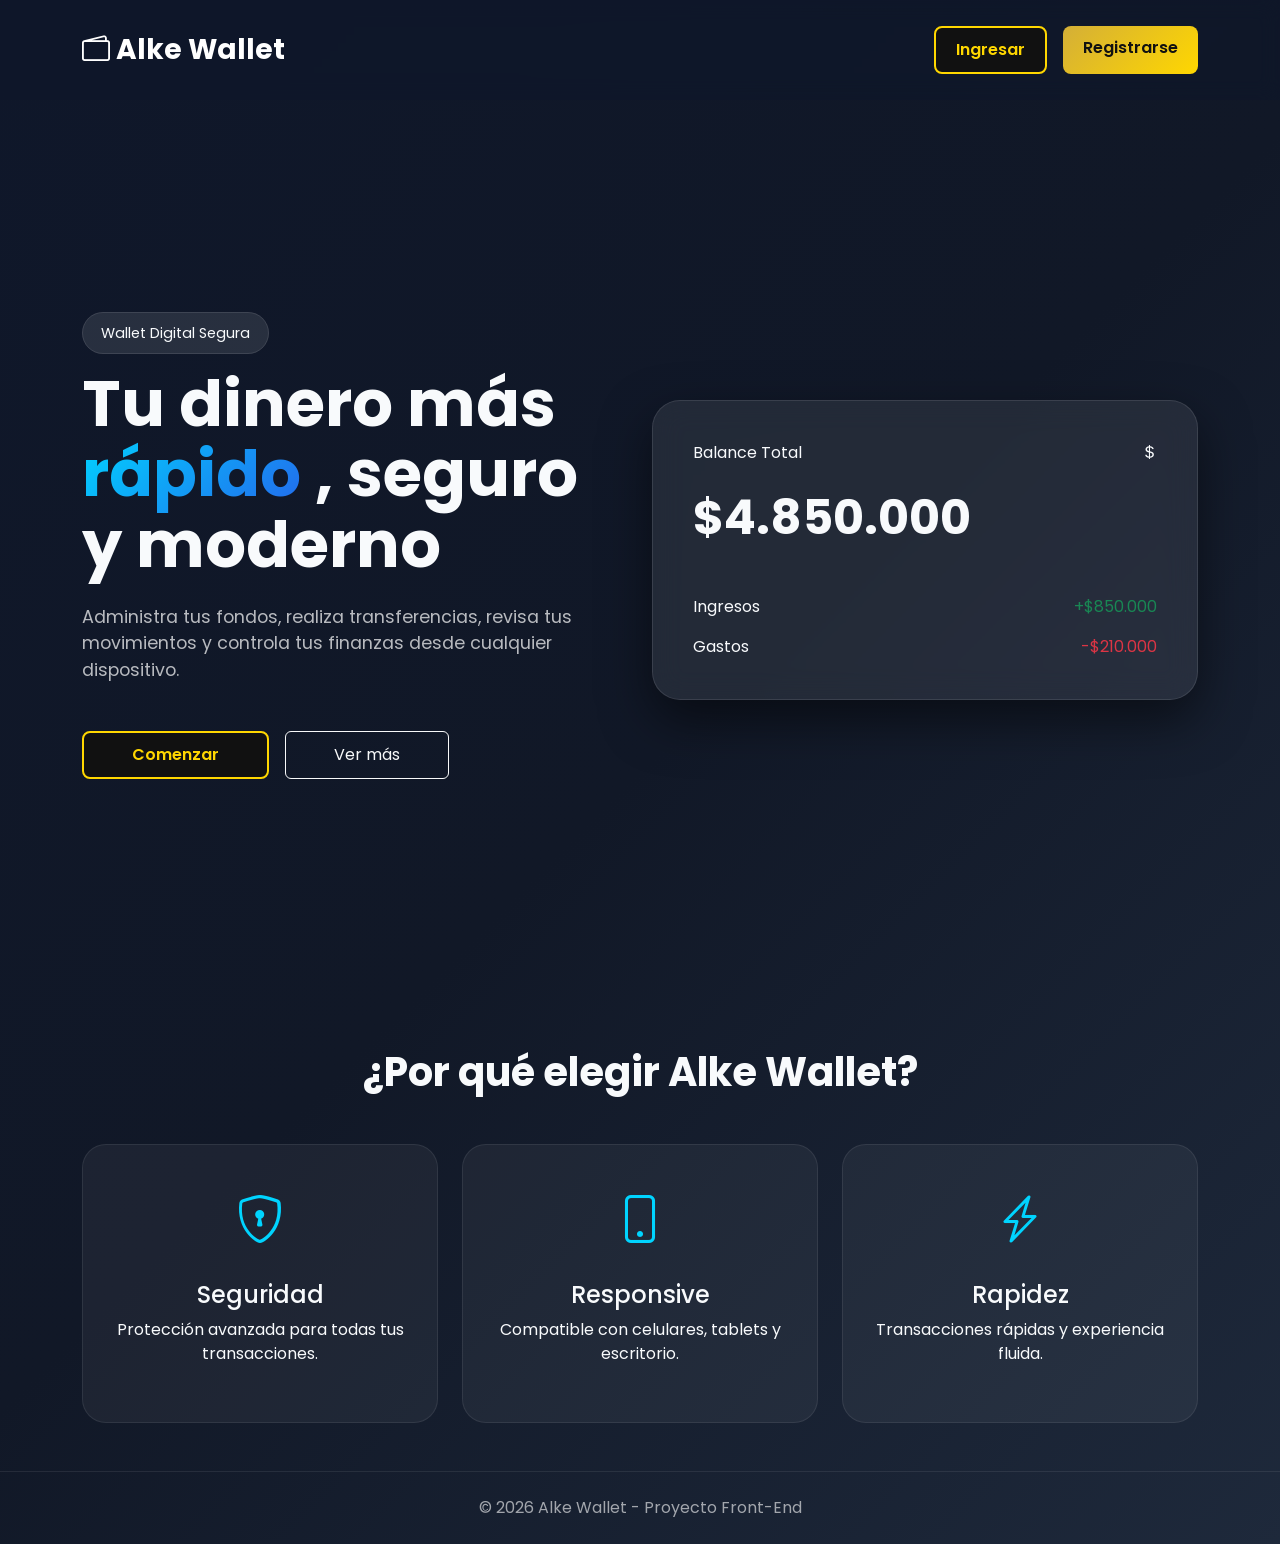
<file: index.html>
<!DOCTYPE html>
<html lang="es">

<head>

    <meta charset="UTF-8">
    <meta name="viewport" content="width=device-width, initial-scale=1.0">

    <title>Alke Wallet</title>

    <!-- Bootstrap -->

    <link href="https://cdn.jsdelivr.net/npm/bootstrap@5.3.7/dist/css/bootstrap.min.css" rel="stylesheet">

    <!-- Bootstrap Icons -->

    <link rel="stylesheet" href="https://cdn.jsdelivr.net/npm/bootstrap-icons@1.13.1/font/bootstrap-icons.min.css">

    <!-- Google Fonts -->

    <link rel="preconnect" href="https://fonts.googleapis.com">

    <link href="https://fonts.googleapis.com/css2?family=Poppins:wght@300;400;500;600;700&display=swap" rel="stylesheet">

    <!-- CSS -->

    <link rel="stylesheet" href="assets/css/style.css">

</head>

<body>

    <!-- NAVBAR -->

    <nav class="navbar navbar-expand-lg navbar-dark py-4">

        <div class="container">

            <a class="navbar-brand fw-bold fs-3" href="#">
                <i class="bi bi-wallet2"></i>
                Alke Wallet
            </a>

            <button
                class="navbar-toggler"
                type="button"
                data-bs-toggle="collapse"
                data-bs-target="#navbarNav"
            >

                <span class="navbar-toggler-icon"></span>

            </button>

            <div class="collapse navbar-collapse" id="navbarNav">

<div class="d-flex gap-3 ms-auto mt-3 mt-lg-0">

    <a href="login.html" class="btn wallet-btn">
        Ingresar
    </a>

    <a href="signup.html" class="btn register-btn">
        Registrarse
    </a>

</div>

            </div>

        </div>

    </nav>

    <!-- HERO -->

    <section class="hero-section">

        <div class="container">

            <div class="row align-items-center min-vh-100">

                <!-- TEXTO -->

                <div class="col-lg-6 mb-5 mb-lg-0">

                    <span class="hero-badge">
                        Wallet Digital Segura
                    </span>

                    <h1 class="hero-title mt-4">

                        Tu dinero más
                        <span class="gradient-text">
                            rápido
                        </span>,
                        seguro y moderno

                    </h1>

                    <p class="hero-text mt-4">

                        Administra tus fondos, realiza transferencias,
                        revisa tus movimientos y controla tus finanzas
                        desde cualquier dispositivo.

                    </p>

                    <div class="d-flex flex-column flex-sm-row gap-3 mt-5">

                        <a href="login.html" class="btn wallet-btn px-5">
                            Comenzar
                        </a>

                        <button class="btn btn-outline-light px-5">
                            Ver más
                        </button>

                    </div>

                </div>

                <!-- TARJETA -->

                <div class="col-lg-6">

                    <div class="hero-card">

                        <div class="card-top d-flex justify-content-between">

                            <span>
                                Balance Total
                            </span>

                            <i class="bi bi-currency-dollar"></i>

                        </div>

                        <h2 class="balance mt-4">
                            $4.850.000
                        </h2>

                        <div class="card-info mt-5">

                            <div class="d-flex justify-content-between mb-3">

                                <span>Ingresos</span>

                                <span class="text-success">
                                    +$850.000
                                </span>

                            </div>

                            <div class="d-flex justify-content-between">

                                <span>Gastos</span>

                                <span class="text-danger">
                                    -$210.000
                                </span>

                            </div>

                        </div>

                    </div>

                </div>

            </div>

        </div>

    </section>

    <!-- BENEFICIOS -->

    <section class="benefits-section py-5">

        <div class="container">

            <div class="text-center mb-5">

                <h2 class="section-title">
                    ¿Por qué elegir Alke Wallet?
                </h2>

            </div>

            <div class="row g-4">

                <div class="col-md-4">

                    <div class="feature-card">

                        <i class="bi bi-shield-lock"></i>

                        <h4 class="mt-4">
                            Seguridad
                        </h4>

                        <p>
                            Protección avanzada para todas tus transacciones.
                        </p>

                    </div>

                </div>

                <div class="col-md-4">

                    <div class="feature-card">

                        <i class="bi bi-phone"></i>

                        <h4 class="mt-4">
                            Responsive
                        </h4>

                        <p>
                            Compatible con celulares, tablets y escritorio.
                        </p>

                    </div>

                </div>

                <div class="col-md-4">

                    <div class="feature-card">

                        <i class="bi bi-lightning-charge"></i>

                        <h4 class="mt-4">
                            Rapidez
                        </h4>

                        <p>
                            Transacciones rápidas y experiencia fluida.
                        </p>

                    </div>

                </div>

            </div>

        </div>

    </section>

    <!-- FOOTER -->

    <footer class="footer py-4">

        <div class="container text-center">

            <p class="mb-0">
                © 2026 Alke Wallet - Proyecto Front-End
            </p>

        </div>

    </footer>

    <!-- JQuery -->

    <script src="https://code.jquery.com/jquery-3.7.1.min.js"></script>

    <!-- Bootstrap -->

    <script src="https://cdn.jsdelivr.net/npm/bootstrap@5.3.7/dist/js/bootstrap.bundle.min.js"></script>

    <!-- JS -->

    <script src="assets/js/app.js"></script>

</body>
</html>
</file>
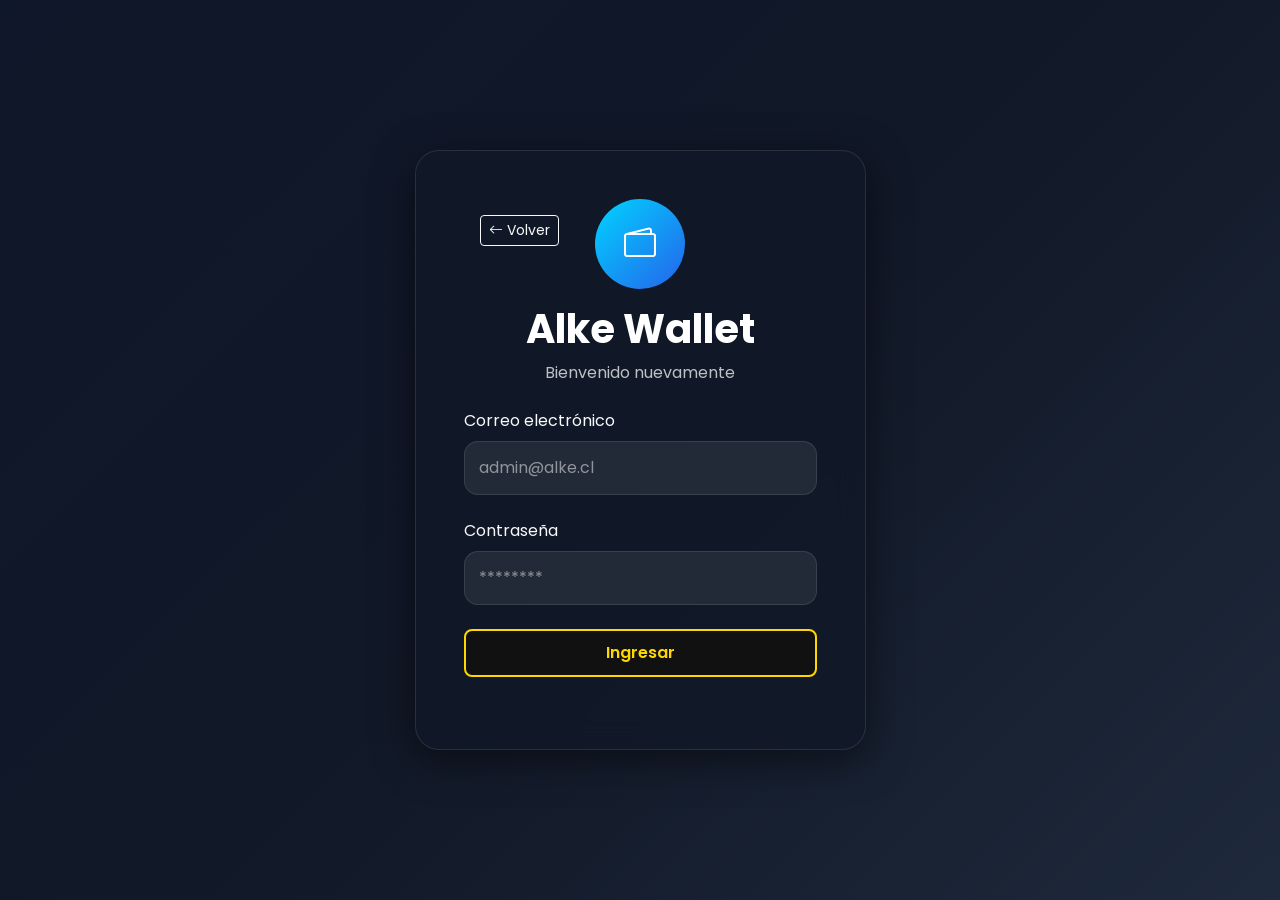
<file: deposit.html>
<!DOCTYPE html>
<html lang="es">

<head>

    <meta charset="UTF-8">

    <meta name="viewport" content="width=device-width, initial-scale=1.0">

    <title>Alke Wallet | Depositar</title>

    <!-- Bootstrap -->

    <link href="https://cdn.jsdelivr.net/npm/bootstrap@5.3.7/dist/css/bootstrap.min.css" rel="stylesheet">

    <!-- Bootstrap Icons -->

    <link rel="stylesheet" href="https://cdn.jsdelivr.net/npm/bootstrap-icons@1.13.1/font/bootstrap-icons.min.css">

    <!-- Fonts -->

    <link rel="preconnect" href="https://fonts.googleapis.com">

    <link href="https://fonts.googleapis.com/css2?family=Poppins:wght@300;400;500;600;700&display=swap" rel="stylesheet">

    <!-- CSS -->

    <link rel="stylesheet" href="assets/css/style.css">

</head>

<body>

    <!-- NAVBAR -->

    <nav class="navbar navbar-expand-lg navbar-dark wallet-navbar">

        <div class="container">

            <a class="navbar-brand fw-bold" href="menu.html">
                <i class="bi bi-wallet2"></i>
                Alke Wallet
            </a>

            <button
                class="navbar-toggler"
                type="button"
                data-bs-toggle="collapse"
                data-bs-target="#navbarDeposit"
            >

                <span class="navbar-toggler-icon"></span>

            </button>

            <div class="collapse navbar-collapse" id="navbarDeposit">

                <ul class="navbar-nav ms-auto">

                    <li class="nav-item">
                        <a class="nav-link" href="menu.html">
                            Inicio
                        </a>
                    </li>

                    <li class="nav-item">
                        <a class="nav-link active" href="deposit.html">
                            Depositar
                        </a>
                    </li>

                    <li class="nav-item">
                        <a class="nav-link" href="sendmoney.html">
                            Transferir
                        </a>
                    </li>

                    <li class="nav-item">
                        <a class="nav-link" href="transactions.html">
                            Movimientos
                        </a>
                    </li>

                </ul>

            </div>

        </div>

    </nav>

    <!-- SECTION -->

    <section class="deposit-section py-5">

        <div class="container">

            <div class="row justify-content-center">

                <div class="col-lg-6">

                    <div class="dashboard-card">

                        <!-- HEADER -->

                        <div class="text-center mb-5">

                            <div class="deposit-icon mb-4">
                                <i class="bi bi-plus-circle"></i>
                            </div>

                            <h1 class="fw-bold">
                                Realizar depósito
                            </h1>

                            <p class="text-light opacity-75">
                                Agrega fondos a tu cuenta digital.
                            </p>

                        </div>

                        <!-- SALDO -->

                        <div class="current-balance mb-4">

                            <p>
                                Saldo actual
                            </p>

                            <h2 id="currentBalance">
                                $1.500.000
                            </h2>

                        </div>

                        <!-- FORM -->

                        <form id="depositForm">

                            <div class="mb-4">

                                <label class="form-label">
                                    Monto a depositar
                                </label>

                                <input
                                    type="number"
                                    class="form-control custom-input"
                                    id="depositAmount"
                                    placeholder="Ingresa el monto"
                                >

                            </div>

                            <button
                                type="submit"
                                class="btn wallet-btn w-100"
                            >

                                Realizar depósito

                            </button>

                        </form>

                        <!-- MESSAGE -->

                        <div id="depositMessage" class="mt-4 text-center"></div>

                    </div>

                </div>

            </div>

        </div>

    </section>

    <!-- JQuery -->

    <script src="https://code.jquery.com/jquery-3.7.1.min.js"></script>

    <!-- Bootstrap -->

    <script src="https://cdn.jsdelivr.net/npm/bootstrap@5.3.7/dist/js/bootstrap.bundle.min.js"></script>

    <!-- JS -->

    <script src="assets/js/deposit.js"></script>

</body>
</html>
</file>
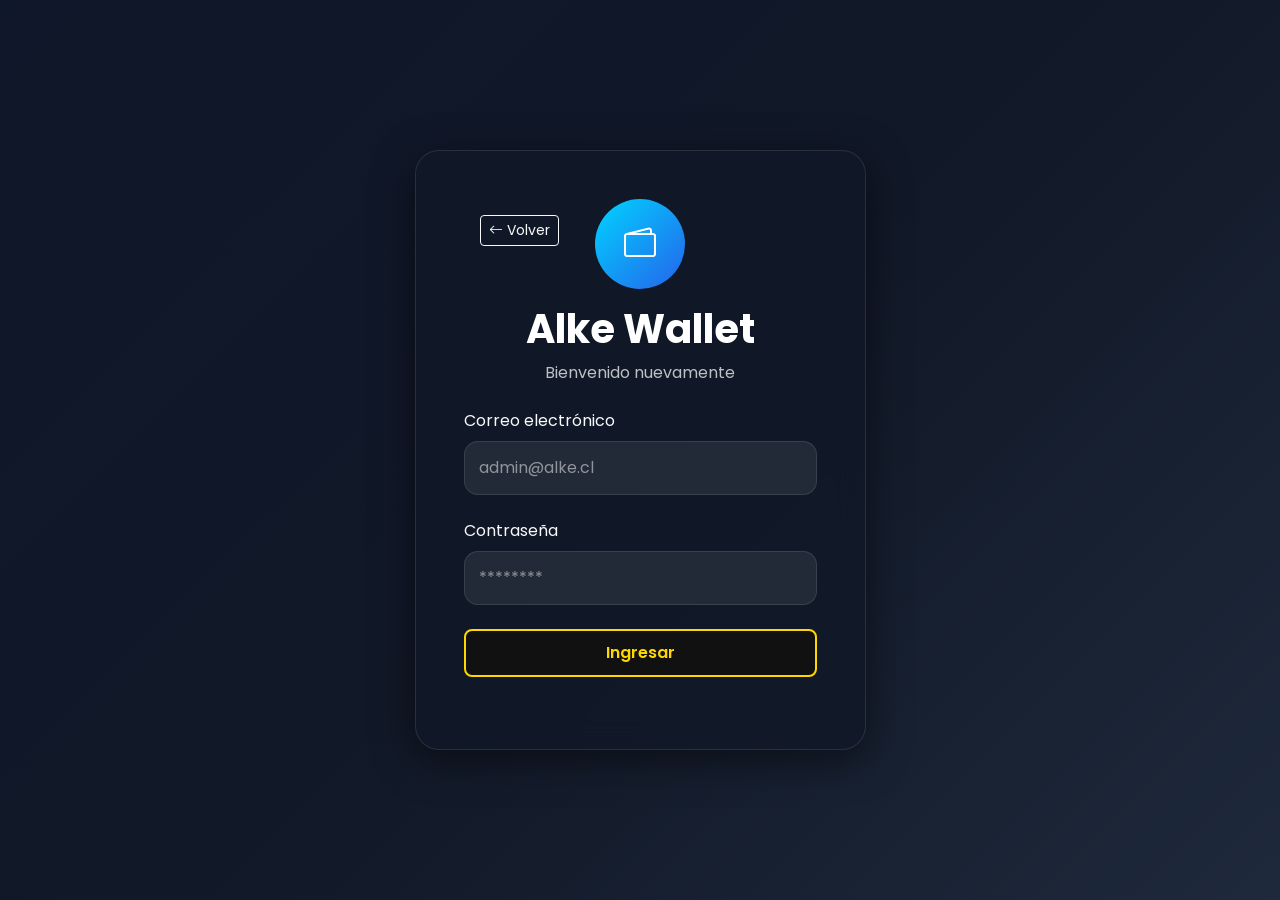
<file: login.html>
<!DOCTYPE html>
<html lang="es">

<head>

    <meta charset="UTF-8">
    <meta name="viewport" content="width=device-width, initial-scale=1.0">

    <title>Alke Wallet | Login</title>

    <!-- Bootstrap -->
    <link href="https://cdn.jsdelivr.net/npm/bootstrap@5.3.7/dist/css/bootstrap.min.css" rel="stylesheet">

    <!-- Bootstrap Icons -->
    <link rel="stylesheet" href="https://cdn.jsdelivr.net/npm/bootstrap-icons@1.13.1/font/bootstrap-icons.min.css">

    <!-- Google Fonts -->
    <link rel="preconnect" href="https://fonts.googleapis.com">
    <link href="https://fonts.googleapis.com/css2?family=Poppins:wght@300;400;500;600;700&display=swap" rel="stylesheet">

    <!-- CSS -->
    <link rel="stylesheet" href="assets/css/style.css">

</head>

<body class="login-body">
    
    <div class="container">
        

        <div class="row justify-content-center align-items-center min-vh-100">


            <div class="col-11 col-sm-9 col-md-7 col-lg-5">
                

                <div class="wallet-card p-5">
                    <a href="index.html" class="btn btn-outline-light btn-sm position-absolute m-3">
    <i class="bi bi-arrow-left"></i> Volver
</a>

                    

                    <div class="text-center mb-4">

                        <div class="logo-circle mb-3">
                            <i class="bi bi-wallet2"></i>
                        </div>

                        <h1 class="fw-bold text-white">
                            Alke Wallet
                        </h1>

                        <p class="text-light opacity-75">
                            Bienvenido nuevamente
                        </p>

                    </div>

                    <form id="loginForm">

                        <div class="mb-4">

                            <label class="form-label text-light">
                                Correo electrónico
                            </label>

                            <input
                                type="email"
                                class="form-control custom-input"
                                id="email"
                                placeholder="admin@alke.cl"
                            >

                        </div>

                        <div class="mb-4">

                            <label class="form-label text-light">
                                Contraseña
                            </label>

                            <input
                                type="password"
                                class="form-control custom-input"
                                id="password"
                                placeholder="********"
                            >

                        </div>

                        <button type="submit" class="btn wallet-btn w-100">
                            Ingresar
                        </button>

                    </form>

                    <div id="message" class="mt-4 text-center"></div>

                </div>

            </div>

        </div>

    </div>

    <!-- JQuery -->
    <script src="https://code.jquery.com/jquery-3.7.1.min.js"></script>

    <!-- Bootstrap -->
    <script src="https://cdn.jsdelivr.net/npm/bootstrap@5.3.7/dist/js/bootstrap.bundle.min.js"></script>

    <!-- JS -->
    <script src="assets/js/login.js"></script>

</body>
</html>
</file>
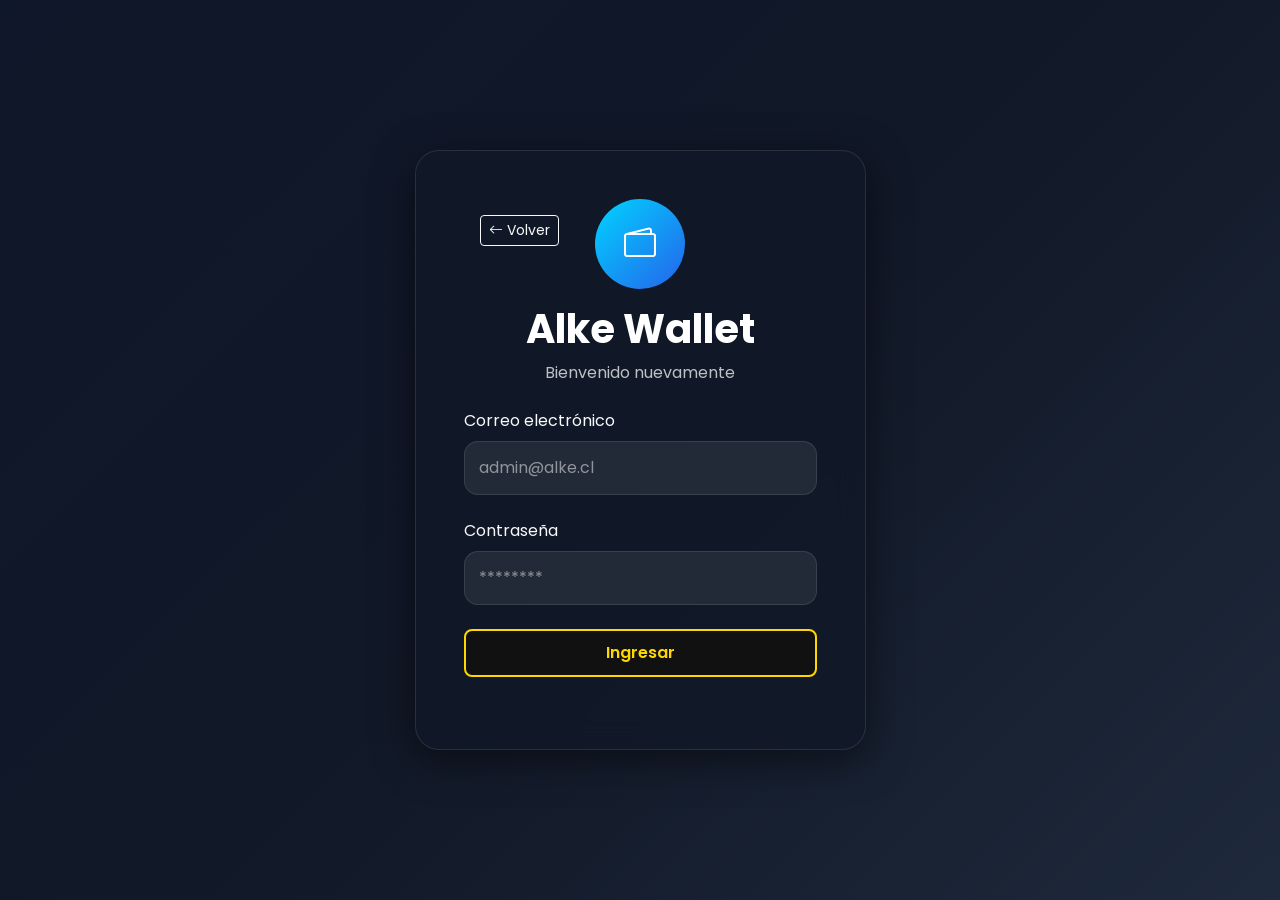
<file: menu.html>
<!DOCTYPE html>
<html lang="es">

<head>

    <meta charset="UTF-8">

    <meta name="viewport" content="width=device-width, initial-scale=1.0">

    <title>Alke Wallet | Dashboard</title>

    <!-- Bootstrap -->

    <link href="https://cdn.jsdelivr.net/npm/bootstrap@5.3.7/dist/css/bootstrap.min.css" rel="stylesheet">

    <!-- Bootstrap Icons -->

    <link rel="stylesheet" href="https://cdn.jsdelivr.net/npm/bootstrap-icons@1.13.1/font/bootstrap-icons.min.css">

    <!-- Fonts -->

    <link rel="preconnect" href="https://fonts.googleapis.com">

    <link href="https://fonts.googleapis.com/css2?family=Poppins:wght@300;400;500;600;700&display=swap" rel="stylesheet">

    <!-- CSS -->

    <link rel="stylesheet" href="assets/css/style.css">

</head>

<body>

    <!-- NAVBAR -->

    <nav class="navbar navbar-expand-lg navbar-dark wallet-navbar">

        <div class="container">

                

            <a class="navbar-brand fw-bold" href="#">
                <i class="bi bi-wallet2"></i>
                Alke Wallet
            </a>

            <button
                class="navbar-toggler"
                type="button"
                data-bs-toggle="collapse"
                data-bs-target="#navbarDashboard"
            >

                <span class="navbar-toggler-icon"></span>

            </button>

            <div class="collapse navbar-collapse" id="navbarDashboard">

                <ul class="navbar-nav ms-auto">

                    <li class="nav-item">
                        <a class="nav-link active" href="menu.html">
                            Inicio
                        </a>
                    </li>

                    <li class="nav-item">
                        <a class="nav-link" href="deposit.html">
                            Depositar
                        </a>
                    </li>

                    <li class="nav-item">
                        <a class="nav-link" href="sendmoney.html">
                            Transferir
                        </a>
                    </li>

                    <li class="nav-item">
                        <a class="nav-link" href="transactions.html">
                            Movimientos
                        </a>
                    </li>

                </ul>

                <a href="login.html" class="btn btn-outline-light ms-lg-4">
                    Salir
                </a>

            </div>

        </div>

    </nav>

    <!-- DASHBOARD -->

    <section class="dashboard-section py-5">

        <div class="container">

            <!-- HEADER -->

            <div class="dashboard-header mb-5">

                <h2 id="userName"></h2>


                <p class="text-light opacity-75">
                    Gestiona tus finanzas de forma rápida y segura.
                </p>

            </div>

            <!-- TARJETAS -->

            <div class="row g-4">

                <!-- SALDO -->

                <div class="col-lg-6">

                    <div class="dashboard-card balance-card">

                        <div class="d-flex justify-content-between align-items-center">

                            <div>

                                <p class="card-label">
                                    Saldo disponible
                                </p>

                                <h1 id="userBalance"></h1>

                            </div>

                            <div class="dashboard-icon">
                                <i class="bi bi-cash-stack"></i>
                            </div>

                        </div>

                    </div>

                </div>

                

                

            </div>

            <!-- ACCIONES -->

            <div class="row mt-5 g-4">

                <div class="col-md-4">

                    <a href="deposit.html" class="action-card text-decoration-none">

                        <i class="bi bi-plus-circle"></i>

                        <h4 class="mt-4">
                            Depositar
                        </h4>

                        <p>
                            Agrega fondos a tu cuenta.
                        </p>

                    </a>

                </div>

                <div class="col-md-4">

                    <a href="sendmoney.html" class="action-card text-decoration-none">

                        <i class="bi bi-send"></i>

                        <h4 class="mt-4">
                            Transferir
                        </h4>

                        <p>
                            Envía dinero rápidamente.
                        </p>

                    </a>

                </div>

                <div class="col-md-4">

                    <a href="transactions.html" class="action-card text-decoration-none">

                        <i class="bi bi-clock-history"></i>

                        <h4 class="mt-4">
                            Movimientos
                        </h4>

                        <p>
                            Revisa tus transacciones.
                        </p>

                    </a>

                </div>

            </div>

            
<!-- MOVIMIENTOS -->

<div class="dashboard-card mt-5 p-4">

    <div class="d-flex justify-content-between align-items-center mb-4">

        <h3 class="fw-bold">
            Últimos movimientos
        </h3>

        <a href="transactions.html" class="text-info text-decoration-none">
            Ver todos
        </a>

    </div>

    <!-- CONTENEDOR DINÁMICO -->

    <div id="recentTransactions">

    </div>

</div>



        </div>

    </section>

    <!-- JQuery -->

    <script src="https://code.jquery.com/jquery-3.7.1.min.js"></script>

    <!-- Bootstrap -->

    <script src="https://cdn.jsdelivr.net/npm/bootstrap@5.3.7/dist/js/bootstrap.bundle.min.js"></script>

    <!-- JS -->

    <script src="assets/js/menu.js"></script>

</body>
</html>
</file>
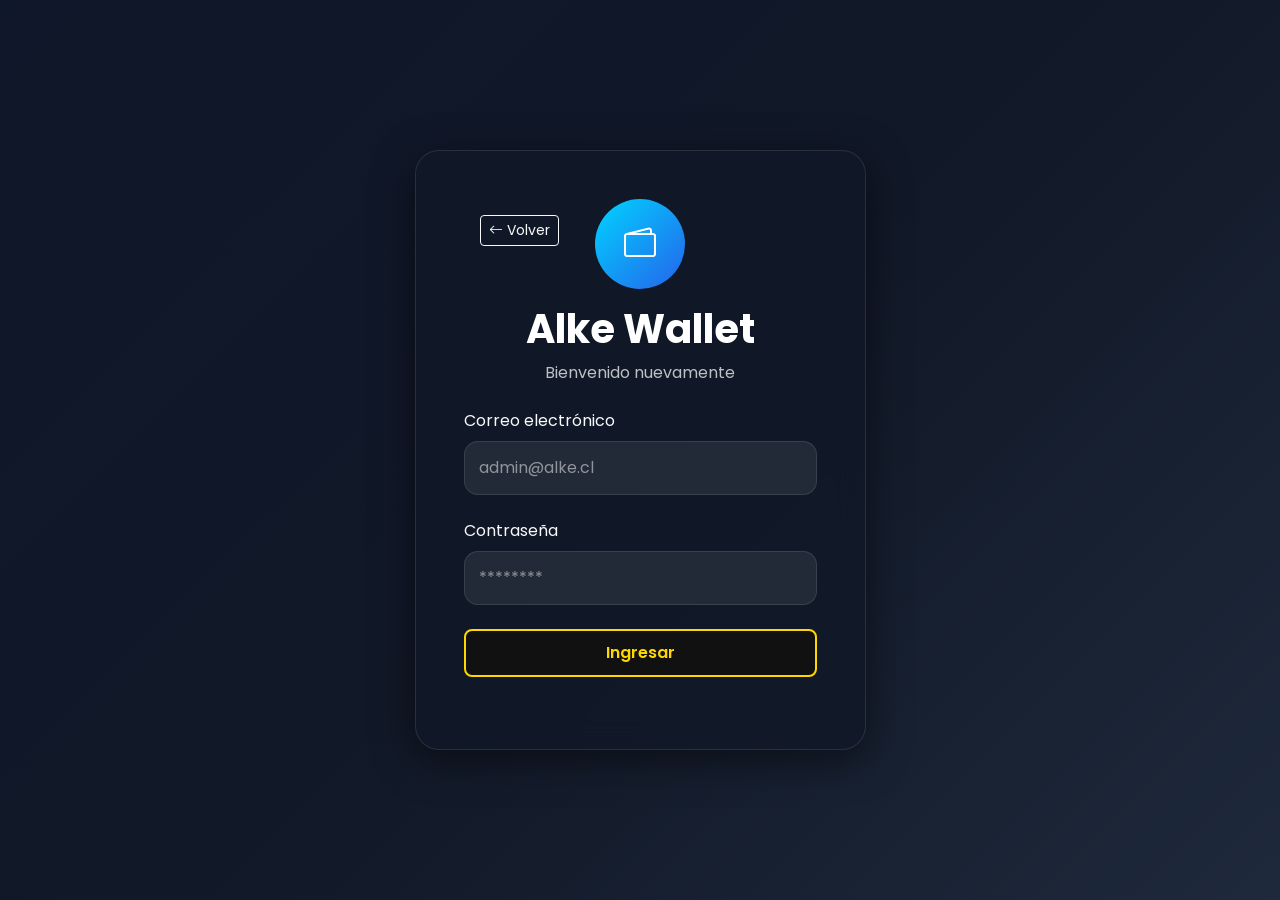
<file: sendmoney.html>
<!DOCTYPE html>
<html lang="es">

<head>

    <meta charset="UTF-8">

    <meta name="viewport" content="width=device-width, initial-scale=1.0">

    <title>Alke Wallet | Transferencias</title>

    <!-- Bootstrap -->

    <link href="https://cdn.jsdelivr.net/npm/bootstrap@5.3.7/dist/css/bootstrap.min.css" rel="stylesheet">

    <!-- Bootstrap Icons -->

    <link rel="stylesheet" href="https://cdn.jsdelivr.net/npm/bootstrap-icons@1.13.1/font/bootstrap-icons.min.css">

    <!-- Fonts -->

    <link rel="preconnect" href="https://fonts.googleapis.com">

    <link href="https://fonts.googleapis.com/css2?family=Poppins:wght@300;400;500;600;700&display=swap" rel="stylesheet">

    <!-- CSS -->

    <link rel="stylesheet" href="assets/css/style.css">

</head>

<body>

    <!-- NAVBAR -->

    <nav class="navbar navbar-expand-lg navbar-dark wallet-navbar">

        <div class="container">

            <a class="navbar-brand fw-bold" href="menu.html">
                <i class="bi bi-wallet2"></i>
                Alke Wallet
            </a>

            <button
                class="navbar-toggler"
                type="button"
                data-bs-toggle="collapse"
                data-bs-target="#navbarSend"
            >

                <span class="navbar-toggler-icon"></span>

            </button>

            <div class="collapse navbar-collapse" id="navbarSend">

                <ul class="navbar-nav ms-auto">

                    <li class="nav-item">
                        <a class="nav-link" href="menu.html">
                            Inicio
                        </a>
                    </li>

                    <li class="nav-item">
                        <a class="nav-link" href="deposit.html">
                            Depositar
                        </a>
                    </li>

                    <li class="nav-item">
                        <a class="nav-link active" href="sendmoney.html">
                            Transferir
                        </a>
                    </li>

                    <li class="nav-item">
                        <a class="nav-link" href="transactions.html">
                            Movimientos
                        </a>
                    </li>

                </ul>

            </div>

        </div>

    </nav>

    <!-- SECTION -->

    <section class="send-section py-5">

        <div class="container">

            <div class="row justify-content-center">

                <div class="col-lg-7">

                    <div class="dashboard-card">

                        <!-- HEADER -->

                        <div class="text-center mb-5">

                            <div class="send-icon mb-4">

                                <i class="bi bi-send-fill"></i>

                            </div>

                            <h1 class="fw-bold">
                                Transferir dinero
                            </h1>

                            <p class="text-light opacity-75">
                                Envía fondos rápidamente y de forma segura.
                            </p>

                        </div>

                        <!-- SALDO -->

                        <div class="current-balance mb-4">

                            <p>
                                Saldo disponible
                            </p>

                            <h2 id="availableBalance">
                                $1.500.000
                            </h2>

                        </div>

                        <!-- FORM -->

                        <form id="sendForm">

                            <!-- CONTACTO -->

                            <div class="mb-4">

                                <label class="form-label">
                                    Buscar contacto
                                </label>

                                <input
                                    type="text"
                                    class="form-control custom-input"
                                    id="contactSearch"
                                    placeholder="Ej: Juan Pérez"
                                    autocomplete="off"
                                >

                                <div id="contactList"></div>

                            </div>

                            <!-- NUEVO CONTACTO -->

                            <div class="mb-4">

                                <label class="form-label">
                                    Nuevo contacto
                                </label>

                                <div class="d-flex gap-2">

                                    <input
                                        type="text"
                                        class="form-control custom-input"
                                        id="newContact"
                                        placeholder="Agregar contacto"
                                    >

                                    <button
                                        type="button"
                                        class="btn wallet-btn"
                                        id="addContactBtn"
                                    >

                                        +

                                    </button>

                                </div>

                            </div>

                            <!-- MONTO -->

                            <div class="mb-4">

                                <label class="form-label">
                                    Monto a transferir
                                </label>

                                <input
                                    type="number"
                                    class="form-control custom-input"
                                    id="sendAmount"
                                    placeholder="Ingresa el monto"
                                >

                            </div>

                            <!-- BUTTON -->

                            <button
                                type="submit"
                                class="btn wallet-btn w-100"
                            >

                                Realizar transferencia

                            </button>

                        </form>

                        <!-- MESSAGE -->

                        <div id="sendMessage" class="mt-4 text-center"></div>

                    </div>

                </div>

            </div>

        </div>

    </section>

    <!-- JQuery -->

    <script src="https://code.jquery.com/jquery-3.7.1.min.js"></script>

    <!-- Bootstrap -->

    <script src="https://cdn.jsdelivr.net/npm/bootstrap@5.3.7/dist/js/bootstrap.bundle.min.js"></script>

    <!-- JS -->

    <script src="assets/js/sendmoney.js"></script>

</body>
</html>
</file>
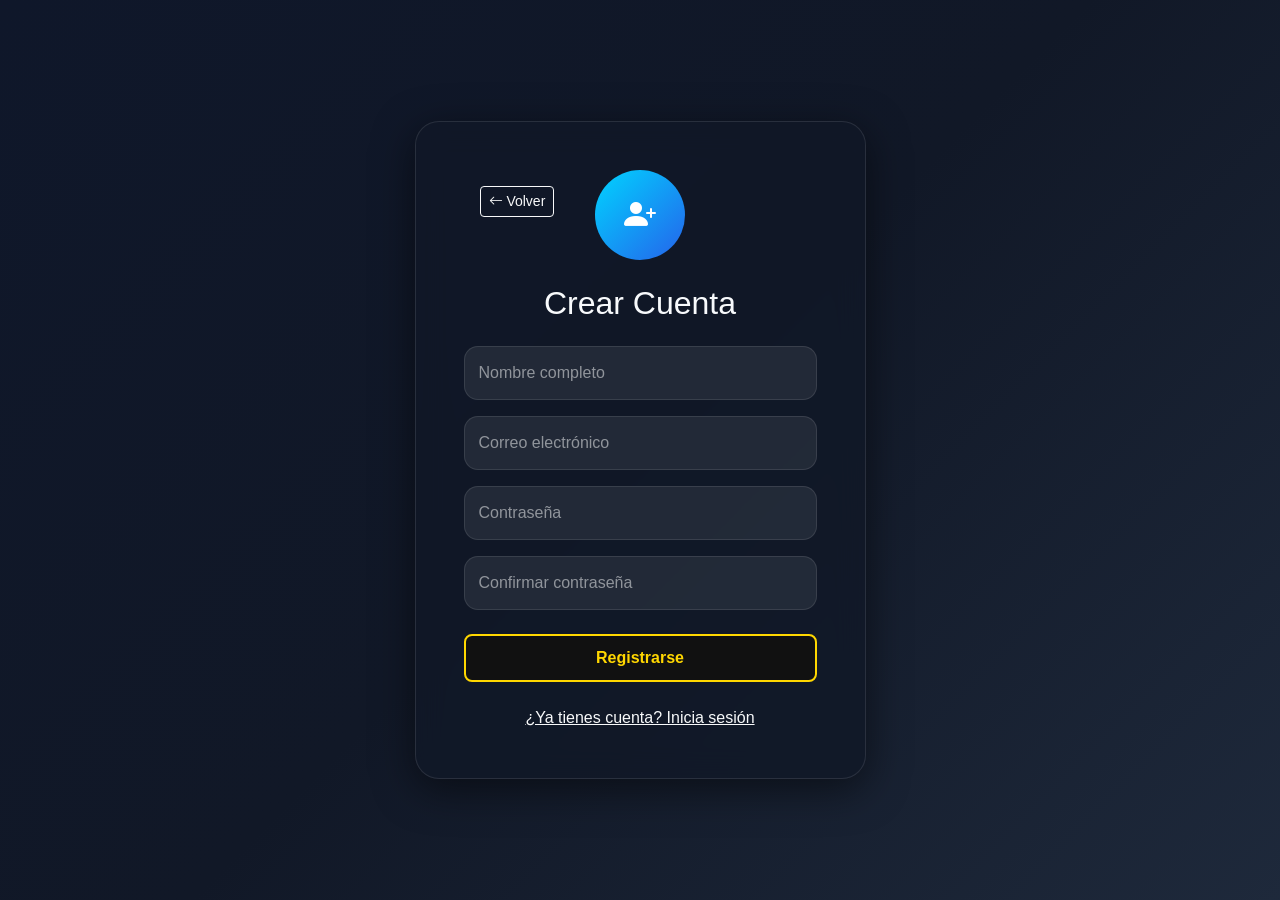
<file: signup.html>
<!DOCTYPE html>
<html lang="es">
<head>
    <meta charset="UTF-8">
    <meta name="viewport" content="width=device-width, initial-scale=1.0">
    <title>Registro - Alke Wallet</title>

    <link href="https://cdn.jsdelivr.net/npm/bootstrap@5.3.7/dist/css/bootstrap.min.css" rel="stylesheet">

    <link rel="stylesheet" href="https://cdn.jsdelivr.net/npm/bootstrap-icons@1.13.1/font/bootstrap-icons.min.css">

    <link rel="stylesheet" href="assets/css/style.css">
</head>

<body class="login-body d-flex align-items-center justify-content-center">

    <div class="container">

        <div class="row justify-content-center">

            <div class="col-lg-5 col-md-8">

                <div class="wallet-card p-5">
<a href="index.html" class="btn btn-outline-light btn-sm position-absolute m-3">
    <i class="bi bi-arrow-left"></i> Volver
</a>
                    <div class="logo-circle mb-4">
                        <i class="bi bi-person-plus-fill"></i>
                    </div>

                    <h2 class="text-center mb-4">
                        Crear Cuenta
                    </h2>

                    <form id="signupForm">

                        <div class="mb-3">
                            <input
                                type="text"
                                id="name"
                                class="form-control custom-input"
                                placeholder="Nombre completo"
                                required>
                        </div>

                        <div class="mb-3">
                            <input
                                type="email"
                                id="email"
                                class="form-control custom-input"
                                placeholder="Correo electrónico"
                                required>
                        </div>

                        <div class="mb-3">
                            <input
                                type="password"
                                id="password"
                                class="form-control custom-input"
                                placeholder="Contraseña"
                                required>
                        </div>

                        <div class="mb-4">
                            <input
                                type="password"
                                id="confirmPassword"
                                class="form-control custom-input"
                                placeholder="Confirmar contraseña"
                                required>
                        </div>

                        <button type="submit" class="wallet-btn w-100">
                            Registrarse
                        </button>

                    </form>

                    <p id="message" class="text-center mt-4"></p>

                    <div class="text-center mt-3">
                        <a href="login.html" class="text-light">
                            ¿Ya tienes cuenta? Inicia sesión
                        </a>
                    </div>

                </div>

            </div>

        </div>

    </div>

<script src="assets/js/signup.js"></script>
</body>
</html>
</file>
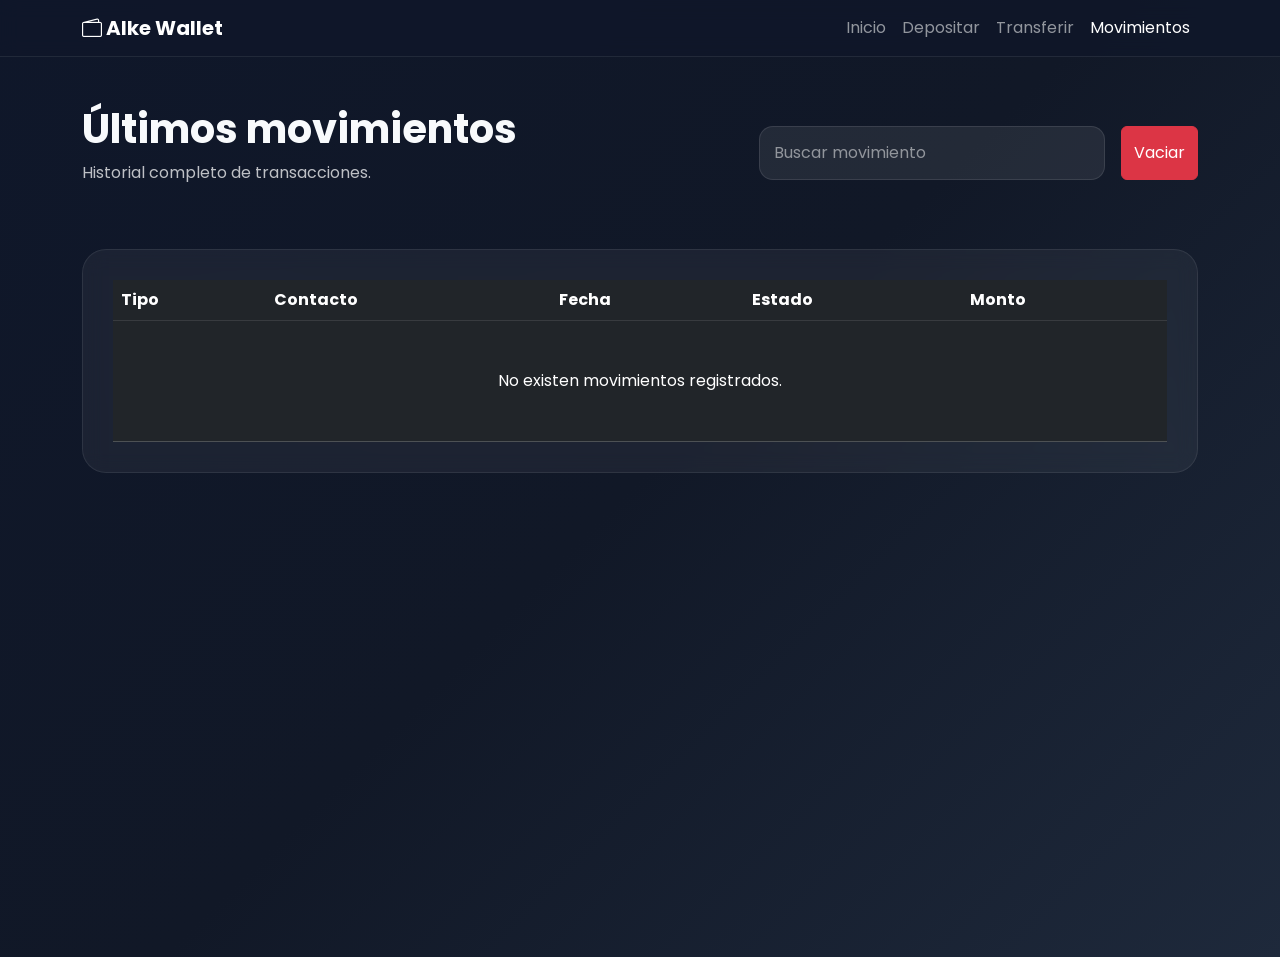
<file: transactions.html>
<!DOCTYPE html>
<html lang="es">

<head>

    <meta charset="UTF-8">

    <meta name="viewport" content="width=device-width, initial-scale=1.0">

    <title>Alke Wallet | Movimientos</title>

    <!-- Bootstrap -->

    <link href="https://cdn.jsdelivr.net/npm/bootstrap@5.3.7/dist/css/bootstrap.min.css" rel="stylesheet">

    <!-- Bootstrap Icons -->

    <link rel="stylesheet" href="https://cdn.jsdelivr.net/npm/bootstrap-icons@1.13.1/font/bootstrap-icons.min.css">

    <!-- Fonts -->

    <link rel="preconnect" href="https://fonts.googleapis.com">

    <link href="https://fonts.googleapis.com/css2?family=Poppins:wght@300;400;500;600;700&display=swap" rel="stylesheet">

    <!-- CSS -->

    <link rel="stylesheet" href="assets/css/style.css">

</head>

<body>

    <!-- NAVBAR -->

    <nav class="navbar navbar-expand-lg navbar-dark wallet-navbar">

        <div class="container">

            <a class="navbar-brand fw-bold" href="menu.html">
                <i class="bi bi-wallet2"></i>
                Alke Wallet
            </a>

            <button
                class="navbar-toggler"
                type="button"
                data-bs-toggle="collapse"
                data-bs-target="#navbarTransactions"
            >

                <span class="navbar-toggler-icon"></span>

            </button>

            <div class="collapse navbar-collapse" id="navbarTransactions">

                <ul class="navbar-nav ms-auto">

                    <li class="nav-item">
                        <a class="nav-link" href="menu.html">
                            Inicio
                        </a>
                    </li>

                    <li class="nav-item">
                        <a class="nav-link" href="deposit.html">
                            Depositar
                        </a>
                    </li>

                    <li class="nav-item">
                        <a class="nav-link" href="sendmoney.html">
                            Transferir
                        </a>
                    </li>

                    <li class="nav-item">
                        <a class="nav-link active" href="transactions.html">
                            Movimientos
                        </a>
                    </li>

                </ul>

            </div>

        </div>

    </nav>

    <!-- SECTION -->

    <section class="transactions-section py-5">

        <div class="container">

            <!-- HEADER -->

            <div class="d-flex flex-column flex-lg-row justify-content-between align-items-lg-center mb-5 gap-3">

                <div>

                    <h1 class="fw-bold">
                        Últimos movimientos
                    </h1>

                    <p class="text-light opacity-75">
                        Historial completo de transacciones.
                    </p>

                </div>

                <div class="d-flex gap-3">

                    <!-- BUSCADOR -->

                    <input
                        type="text"
                        class="form-control custom-input search-input"
                        id="searchTransaction"
                        placeholder="Buscar movimiento"
                    >

                    <!-- BOTON -->

                    <button
                        class="btn btn-danger"
                        id="clearHistoryBtn"
                    >

                        Vaciar

                    </button>

                </div>

            </div>

            <!-- TABLA -->

            <div class="dashboard-card">

                <div class="table-responsive">

                    <table class="table align-middle table-dark table-hover">

                        <thead>

                            <tr>

                                <th>Tipo</th>
                                <th>Contacto</th>
                                <th>Fecha</th>
                                <th>Estado</th>
                                <th>Monto</th>

                            </tr>

                        </thead>

                        <tbody id="transactionsTable">

                        </tbody>

                    </table>

                </div>

            </div>

        </div>

    </section>

    <!-- JQuery -->

    <script src="https://code.jquery.com/jquery-3.7.1.min.js"></script>

    <!-- Bootstrap -->

    <script src="https://cdn.jsdelivr.net/npm/bootstrap@5.3.7/dist/js/bootstrap.bundle.min.js"></script>

    <!-- JS -->

    <script src="assets/js/transactions.js"></script>

</body>
</html>
</file>
<file: assets/css/style.css>
/* RESET */

*{
    margin: 0;
    padding: 0;
    box-sizing: border-box;
}

/* VARIABLES */

:root{

    --primary: #00d4ff;
    --secondary: #1e293b;
    --background: #0f172a;
    --card: rgba(17, 24, 39, 0.8);
    --success: #22c55e;
    --danger: #ef4444;
    --text: #f8fafc;

}

/* BODY */

body{

    font-family: 'Poppins', sans-serif;
    background: linear-gradient(
        135deg,
        #0f172a,
        #111827,
        #1e293b
    );

    color: var(--text);

}

/* LOGIN */

.login-body{

    min-height: 100vh;

}

/* CARD */

.wallet-card{

    background: var(--card);

    border: 1px solid rgba(255,255,255,0.1);

    backdrop-filter: blur(15px);

    border-radius: 24px;

    box-shadow:
        0 10px 40px rgba(0,0,0,0.5);

}

/* LOGO */

.logo-circle{

    width: 90px;
    height: 90px;

    margin: auto;

    border-radius: 50%;

    display: flex;
    align-items: center;
    justify-content: center;

    background: linear-gradient(
        135deg,
        #00d4ff,
        #2563eb
    );

    font-size: 2rem;

    color: white;

}

/* INPUT */

.custom-input{

    background: rgba(255,255,255,0.08) !important;

    border: 1px solid rgba(255,255,255,0.1);

    color: white !important;

    padding: 14px;

    border-radius: 14px;

}

.custom-input::placeholder{

    color: rgba(255,255,255,0.5);

}

.custom-input:focus{

    border-color: var(--primary);

    box-shadow: 0 0 10px rgba(0,212,255,0.4);

}

/* BUTTON */

.wallet-btn{

    padding: 14px;

    border-radius: 14px;

    border: none;

    background: linear-gradient(
        135deg,
        #00d4ff,
        #2563eb
    );

    color: white;

    font-weight: 600;

    transition: 0.3s ease;

}

.wallet-btn:hover{

    transform: translateY(-3px);

    box-shadow:
        0 10px 20px rgba(0,212,255,0.3);

}

/* MESSAGE */

.success-message{

    color: var(--success);

}

.error-message{

    color: var(--danger);

}

/* RESPONSIVE */

@media(max-width: 576px){

    .wallet-card{

        padding: 2rem !important;

    }

}


/* NAVBAR */

.navbar{

    background: rgba(15,23,42,0.7);

    backdrop-filter: blur(10px);

}

/* HERO */

.hero-section{

    position: relative;

    overflow: hidden;

}

/* TITULO */

.hero-title{

    font-size: clamp(2.5rem, 5vw, 5rem);

    font-weight: 700;

    line-height: 1.1;

}

.gradient-text{

    background: linear-gradient(
        135deg,
        #00d4ff,
        #2563eb
    );

    -webkit-background-clip: text;

    -webkit-text-fill-color: transparent;

}

/* TEXTO */

.hero-text{

    color: rgba(255,255,255,0.7);

    font-size: 1.1rem;

    max-width: 550px;

}

/* BADGE */

.hero-badge{

    background: rgba(255,255,255,0.1);

    border: 1px solid rgba(255,255,255,0.1);

    padding: 10px 18px;

    border-radius: 999px;

    font-size: 0.9rem;

}

/* HERO CARD */

.hero-card{

    background: rgba(255,255,255,0.08);

    border: 1px solid rgba(255,255,255,0.1);

    backdrop-filter: blur(15px);

    border-radius: 28px;

    padding: 40px;

    box-shadow:
        0 20px 50px rgba(0,0,0,0.5);

}

.balance{

    font-size: 3rem;

    font-weight: 700;

}

/* FEATURES */

.feature-card{

    background: rgba(255,255,255,0.05);

    padding: 40px 30px;

    border-radius: 24px;

    text-align: center;

    border: 1px solid rgba(255,255,255,0.08);

    transition: 0.3s ease;

}

.feature-card:hover{

    transform: translateY(-10px);

}

.feature-card i{

    font-size: 3rem;

    color: var(--primary);

}

/* TITULOS */

.section-title{

    font-size: 2.5rem;

    font-weight: 700;

}

/* FOOTER */

.footer{

    border-top: 1px solid rgba(255,255,255,0.08);

    color: rgba(255,255,255,0.6);

}

/* RESPONSIVE */

@media(max-width: 768px){

    .hero-card{

        margin-top: 40px;

    }

}


/* DASHBOARD */

.dashboard-section{

    min-height: 100vh;

}

/* NAVBAR */

.wallet-navbar{

    background: rgba(15,23,42,0.8);

    backdrop-filter: blur(10px);

    border-bottom: 1px solid rgba(255,255,255,0.08);

}

/* DASHBOARD CARD */

.dashboard-card{

    background: rgba(255,255,255,0.05);

    border: 1px solid rgba(255,255,255,0.08);

    border-radius: 24px;

    padding: 30px;

    backdrop-filter: blur(10px);

    transition: 0.3s ease;

}

.dashboard-card:hover{

    transform: translateY(-5px);

}

/* BALANCE */

.balance-card{

    background: linear-gradient(
        135deg,
        rgba(0,212,255,0.15),
        rgba(37,99,235,0.15)
    );

}

.card-label{

    color: rgba(255,255,255,0.7);

}

/* ICONS */

.dashboard-icon{

    width: 80px;
    height: 80px;

    border-radius: 20px;

    display: flex;
    align-items: center;
    justify-content: center;

    background: rgba(255,255,255,0.08);

    font-size: 2rem;

}

.dashboard-icon-small{

    width: 60px;
    height: 60px;

    border-radius: 18px;

    display: flex;
    align-items: center;
    justify-content: center;

    font-size: 1.5rem;

}

.success-bg{

    background: rgba(34,197,94,0.2);

    color: #22c55e;

}

.danger-bg{

    background: rgba(239,68,68,0.2);

    color: #ef4444;

}

/* ACTIONS */

.action-card{

    display: block;

    background: rgba(255,255,255,0.05);

    border: 1px solid rgba(255,255,255,0.08);

    border-radius: 24px;

    padding: 40px 30px;

    color: white;

    transition: 0.3s ease;

}

.action-card:hover{

    transform: translateY(-8px);

    background: rgba(255,255,255,0.08);

}

.action-card i{

    font-size: 3rem;

    color: var(--primary);

}

/* TRANSACTIONS */

.transaction-item{

    display: flex;

    justify-content: space-between;

    align-items: center;

    padding: 20px 0;

    border-bottom: 1px solid rgba(255,255,255,0.08);

}

.transaction-icon{

    width: 50px;
    height: 50px;

    border-radius: 14px;

    display: flex;
    align-items: center;
    justify-content: center;

}

/* RESPONSIVE */

@media(max-width: 768px){

    .dashboard-card{

        padding: 24px;

    }

}


/* DEPOSIT */

.deposit-section{

    min-height: 100vh;

}

/* ICON */

.deposit-icon{

    width: 100px;
    height: 100px;

    margin: auto;

    border-radius: 24px;

    display: flex;
    align-items: center;
    justify-content: center;

    background: linear-gradient(
        135deg,
        #00d4ff,
        #2563eb
    );

    font-size: 2.5rem;

    color: white;

}

/* BALANCE */

.current-balance{

    background: rgba(255,255,255,0.05);

    border: 1px solid rgba(255,255,255,0.08);

    border-radius: 20px;

    padding: 25px;

    text-align: center;

}

.current-balance p{

    color: rgba(255,255,255,0.7);

    margin-bottom: 10px;

}

.current-balance h2{

    font-size: 2.5rem;

    font-weight: 700;

}


/* SEND MONEY */

.send-section{

    min-height: 100vh;

}

/* ICON */

.send-icon{

    width: 100px;
    height: 100px;

    margin: auto;

    border-radius: 24px;

    display: flex;
    align-items: center;
    justify-content: center;

    background: linear-gradient(
        135deg,
        #00d4ff,
        #2563eb
    );

    font-size: 2.5rem;

    color: white;

}

/* CONTACT LIST */

#contactList{

    margin-top: 10px;

}

.contact-item{

    background: rgba(255,255,255,0.05);

    border: 1px solid rgba(255,255,255,0.08);

    padding: 12px 16px;

    border-radius: 12px;

    margin-bottom: 8px;

    cursor: pointer;

    transition: 0.3s ease;

}

.contact-item:hover{

    background: rgba(255,255,255,0.1);

}


/* TRANSACTIONS */

.transactions-section{

    min-height: 100vh;

}

/* TABLE */

.table{

    margin-bottom: 0;

}

.table thead{

    border-bottom: 1px solid rgba(255,255,255,0.1);

}

.table tbody tr{

    transition: 0.3s ease;

}

.table tbody tr:hover{

    background: rgba(255,255,255,0.05);

}

/* SEARCH */

.search-input{

    min-width: 250px;

}

/* BADGES */

.custom-badge{

    padding: 10px 16px;

    border-radius: 999px;

    font-size: 0.8rem;

    font-weight: 600;

}

.badge-success{

    background: rgba(34,197,94,0.2);

    color: #22c55e;

}

/* RESPONSIVE */

@media(max-width: 768px){

    .search-input{

        min-width: 100%;

    }

}


.wallet-btn{
    background: #111;
    color: #ffd700;
    border: 2px solid #ffd700;
    padding: 10px 20px;
    border-radius: 8px;
    transition: all 0.3s ease;
}

.wallet-btn:hover{
    background: #b300ff;
    color: #111;
}

.register-btn{
    background: linear-gradient(135deg, #d4af37, #ffd700);
    color: #111;
    font-weight: 600;
    border: none;
    padding: 10px 20px;
    border-radius: 8px;
    transition: all 0.3s ease;
}

.register-btn:hover{
    transform: scale(1.05);
    box-shadow: 0 0 15px #b300ff;;
}

form{
    width: 100%;
}
</file>
